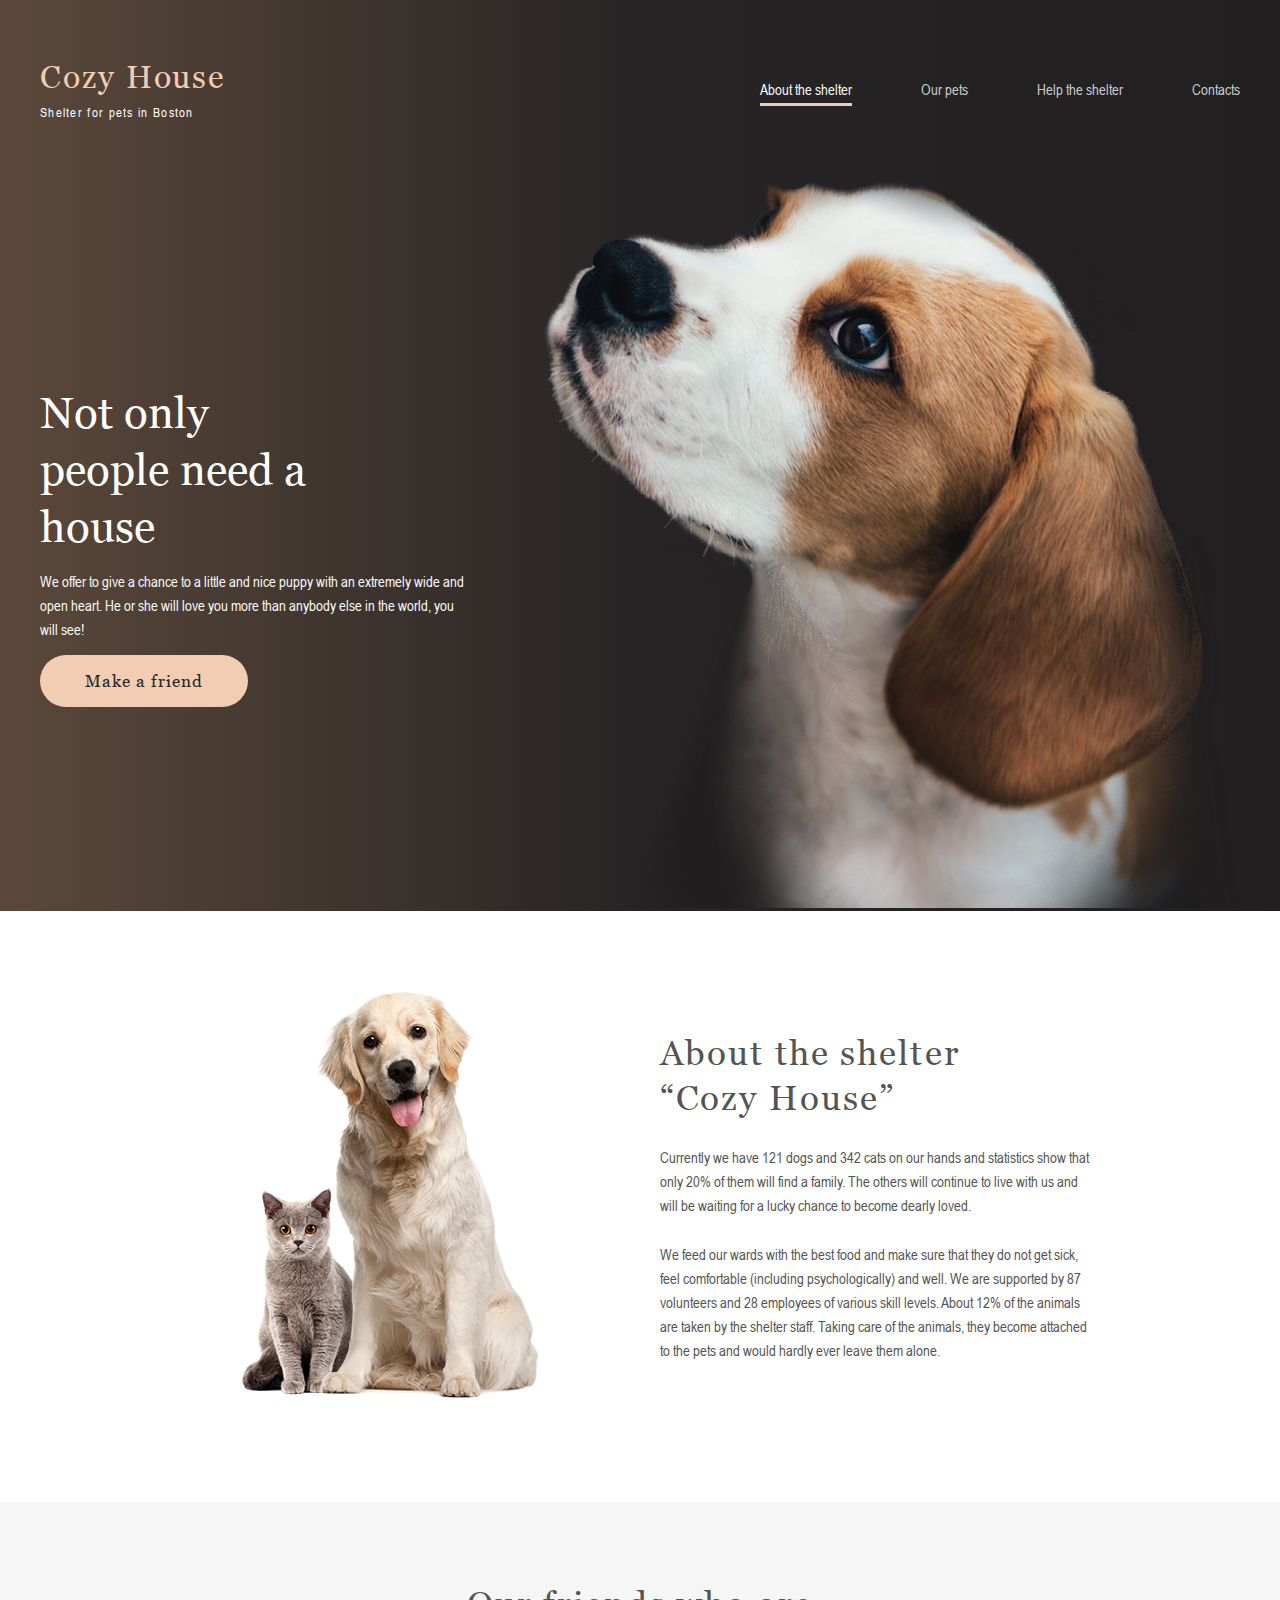
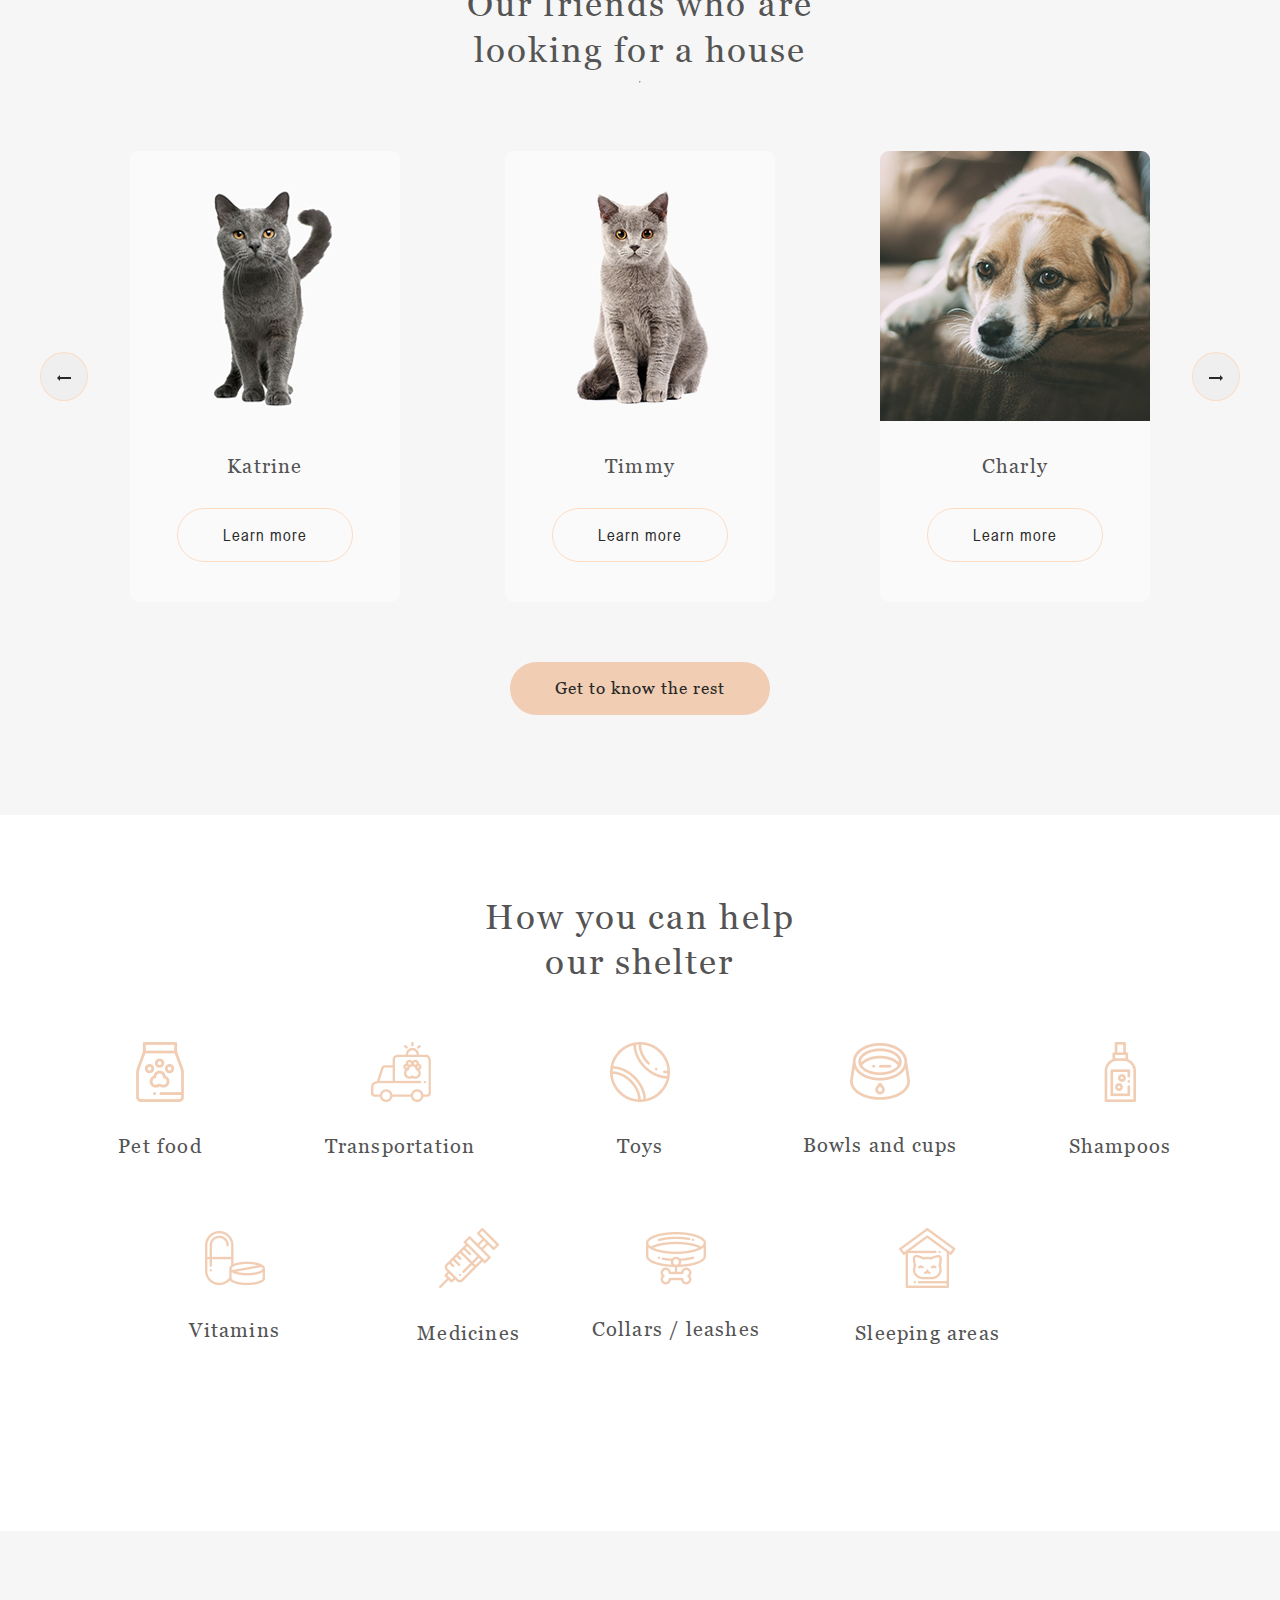
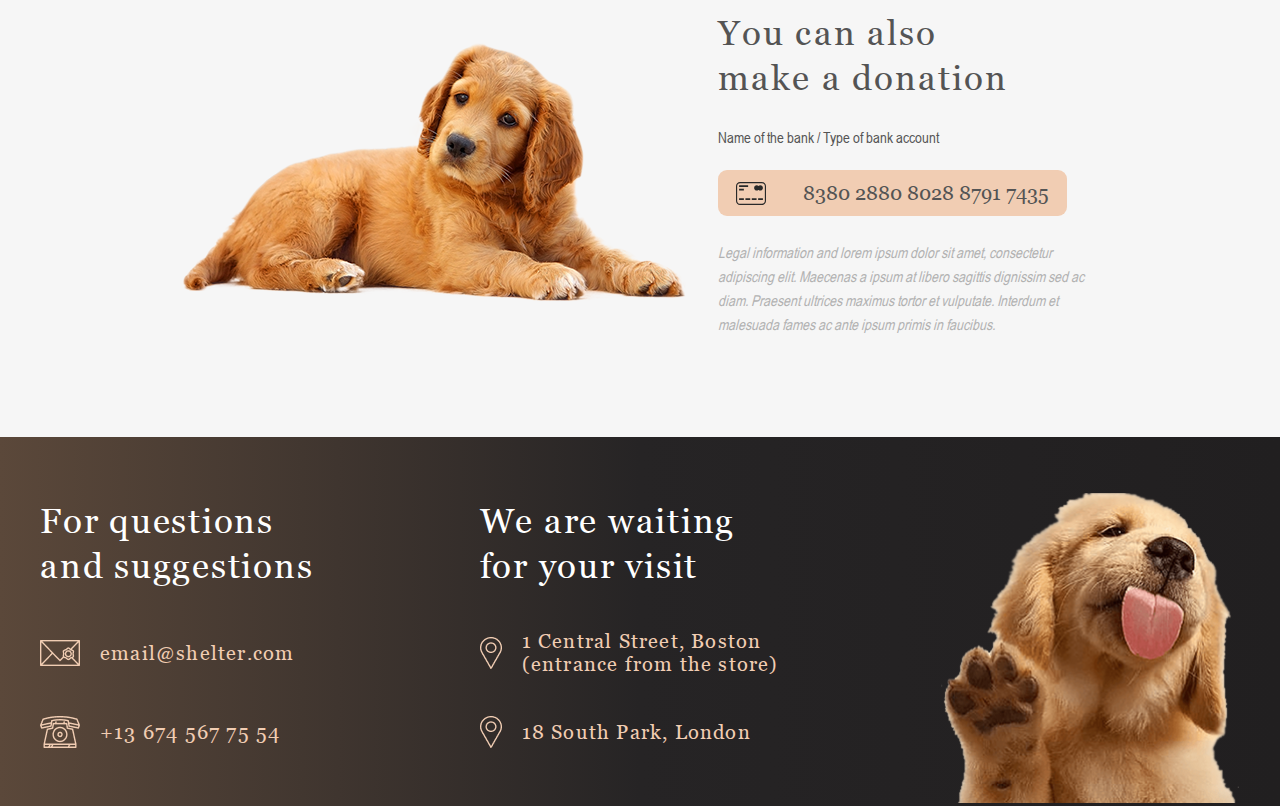
<file: pages/main/index.html>
<!DOCTYPE html>
<html lang="en">
  <head>
    <meta charset="UTF-8" />
    <meta http-equiv="X-UA-Compatible" content="IE=edge" />
    <meta name="viewport" content="width=device-width, initial-scale=1.0" />
    <title>Shelter</title>
    <link
      rel="shortcut icon"
      type="image/x-icon"
      href="../../assets/images/start-screen-puppy.png"
    />
    <link rel="stylesheet" href="./reset.css" />
    <link rel="stylesheet" href="./style.css" />
  </head>
  <body class="main_body">
    <div class="start_wrapper">
      <header>
        <div class="wrapper">
          <div>
            <a href="">
              <h2 class="logo_title">Cozy House</h2>
              <h3 class="logo_subtitle">Shelter for pets in Boston</h3>
            </a>
          </div>
          <nav>
            <div class="burger_icon" id="burger_icon">
              <div class="bar line-1"></div>
              <div class="bar line-2"></div>
              <div class="bar line-3"></div>
            </div>
            <div class="sidenav" id="sidenav">
              <ul>
                <li>
                  <a href="../main/index.html" class="highlighted"
                    >About the shelter</a
                  >
                </li>
                <li>
                  <a href="../pets/index.html">Our pets</a>
                </li>
                <li>
                  <a href="#help_section">Help the shelter</a>
                </li>
                <li><a href="#contacts">Contacts</a></li>
              </ul>
            </div>
            <ul>
              <li>
                <a href="#about_section" class="highlighted"
                  >About the shelter</a
                >
              </li>
              <li><a href="../pets/index.html">Our pets</a></li>
              <li><a href="#help_section">Help the shelter</a></li>
              <li><a href="#contacts">Contacts</a></li>
            </ul>
          </nav>
        </div>
      </header>
      <main>
        <section class="headline_section">
          <div class="wrapper">
            <div class="content_wrapper">
              <h1>Not only people need a house</h1>
              <p>
                We offer to give a chance to a little and nice puppy with an
                extremely wide and open heart. He or she will love you more than
                anybody else in the world, you will see!
              </p>
              <a href="#pets_section" class="get_know_button">Make a friend </a>
            </div>
            <div>
              <img
                src="../../assets/images/start-screen-puppy.png"
                alt="headline_puppy"
              />
            </div>
          </div>
        </section>
      </main>
    </div>
    <section class="about_section" id="about_section">
      <div class="wrapper">
        <div class="image_content">
          <img src="../../assets/images/about-pets.png" alt="about_pets" />
        </div>
        <div class="text_content">
          <h2>About the shelter “Cozy House”</h2>
          <p>
            Currently we have 121 dogs and 342 cats on our hands and statistics
            show that only 20% of them will find a family. The others will
            continue to live with us and will be waiting for a lucky chance to
            become dearly loved.
          </p>
          <p>
            We feed our wards with the best food and make sure that they do not
            get sick, feel comfortable (including psychologically) and well. We
            are supported by 87 volunteers and 28 employees of various skill
            levels. About 12% of the animals are taken by the shelter staff.
            Taking care of the animals, they become attached to the pets and
            would hardly ever leave them alone.
          </p>
        </div>
      </div>
    </section>
    <section class="pets_section" id="pets_section">
      <div class="wrapper">
        <h2>Our friends who are looking for a house</h2>
        <hr />
        <div class="slider_container">
          <button class="arrow_circles left_handle" id="desktop_1">
            <img src="../../assets/icons/longArrowLeft.png" alt="Arrow-left" />
          </button>
          <ul class="pets_cards"></ul>
          <button class="arrow_circles right_handle" id="desktop_2">
            <img
              src="../../assets/icons/longArrowRight.png"
              alt="Arrow-right"
            />
          </button>
          <div class="mobile_arrows">
            <!-- <div class="arrow_circles">
              <img
                src="../../assets/icons/longArrowLeft.png"
                alt="Arrow-left"
              />
            </div>
            <div class="arrow_circles">
              <img
                src="../../assets/icons/longArrowRight.png"
                alt="Arrow-right"
              />
            </div> -->
            <button class="arrow_circles left_handle" id="left_handle">
              <img
                src="../../assets/icons/longArrowLeft.png"
                alt="Arrow-left"
              />
            </button>
            <button class="arrow_circles right_handle" id="right_handle">
              <img
                src="../../assets/icons/longArrowRight.png"
                alt="Arrow-right"
              />
            </button>
          </div>
        </div>
        <a href="../pets/index.html" class="get_know_button"
          >Get to know the rest</a
        >
      </div>
    </section>
    <section class="help_section" id="help_section">
      <div class="wrapper">
        <h2>How you can help our shelter</h2>
        <ul class="first_grid">
          <li class="justify_start">
            <div>
              <img src="../../assets/icons/Vector.png" alt="pet_food" />
            </div>
            <h4>Pet food</h4>
          </li>
          <li class="justify_start">
            <div>
              <img
                src="../../assets/icons/transportation.png"
                alt="transportation"
              />
            </div>
            <h4>Transportation</h4>
          </li>
          <li class="justify_center">
            <div>
              <img src="../../assets/icons/toys.png" alt="toys" />
            </div>
            <h4>Toys</h4>
          </li>
          <li class="justify_start">
            <div>
              <img
                src="../../assets/icons/bowls-and-cups.png"
                alt="bowls-and-cups"
              />
            </div>
            <h4>Bowls and cups</h4>
          </li>
          <li class="justify_start">
            <div>
              <img src="../../assets/icons/shampoos.png" alt="shampoos" />
            </div>
            <h4>Shampoos</h4>
          </li>
          <li class="justify_end">
            <div>
              <img src="../../assets/icons/vitamins.png" alt="vitamins" />
            </div>
            <h4>Vitamins</h4>
          </li>
          <li class="justify_end">
            <div>
              <img src="../../assets/icons/medicines.png" alt="medicines" />
            </div>
            <h4>Medicines</h4>
          </li>
          <li class="justify_end">
            <div>
              <img
                src="../../assets/icons/collars-or-leashes.png"
                alt="collars-or-leashes"
              />
            </div>
            <h4>Collars / leashes</h4>
          </li>
          <li class="justify_end">
            <div>
              <img
                src="../../assets/icons/sleeping-area.png"
                alt="sleeping-area"
              />
            </div>
            <h4>Sleeping areas</h4>
          </li>
        </ul>
      </div>
    </section>
    <section class="donation_section">
      <div class="wrapper">
        <div class="golden_puppy">
          <img src="../../assets/images/donation-dog.png" alt="golden_puppy" />
        </div>
        <div class="content_wrapper">
          <h2>
            You can also <br />
            make a donation
          </h2>
          <p class="bank_para">Name of the bank / Type of bank account</p>
          <a href="" onclick="return false;" class="donation_button">
            <img src="../../assets/icons/credit-card.svg" alt="credit" /><span
              >8380 2880 8028 8791 7435</span
            >
          </a>
          <p class="donation_para">
            Legal information and lorem ipsum dolor sit amet, consectetur
            adipiscing elit. Maecenas a ipsum at libero sagittis dignissim sed
            ac diam. Praesent ultrices maximus tortor et vulputate. Interdum et
            malesuada fames ac ante ipsum primis in faucibus.
          </p>
        </div>
      </div>
    </section>
    <section class="modal" id="modal"></section>
    <footer id="contacts">
      <div class="wrapper">
        <div class="contact_info">
          <h2>For questions and suggestions</h2>
          <a href="mailto:email@shelter.com">
            <img src="../../assets/icons/mail.png" alt="mail" />
            <span>email@shelter.com</span>
          </a>
          <a href="tel:+136745677554">
            <img src="../../assets/icons/phone.png" alt="phone" /><span
              >+13 674 567 75 54</span
            >
          </a>
        </div>
        <div class="location_info">
          <h2>
            We are waiting <br />
            for your visit
          </h2>
          <a
            href="https://www.google.com/maps/place/1+Central+St,+Framingham,+MA+01701,+%D0%A1%D0%A8%D0%90/@42.3253665,-71.4023993,17z/data=!3m1!4b1!4m5!3m4!1s0x89e388b0b33023dd:0x590b8cbbc78a6635!8m2!3d42.3253626!4d-71.4002106?shorturl=1"
            target="_blank"
          >
            <img src="../../assets/icons/pin.png" alt="location_pin" />
            <span
              >1 Central Street, Boston <br />
              (entrance from the store)</span
            >
          </a>
          <a
            href="https://www.google.com/maps/place/%D0%9F%D0%B0%D1%80%D0%BA+%D0%AE%D0%B3/@51.4899577,-0.2478507,11z/data=!4m6!3m5!1s0x48760f79376fa0e3:0x202ac3af5c1ea4ec!8m2!3d51.4691953!4d-0.1941945!15sChUxOCBTb3V0aCBQYXJrLCBMb25kb25aFiIUMTggc291dGggcGFyayBsb25kb26SAQRwYXJrmgEjQ2haRFNVaE5NRzluUzBWSlEwRm5TVVJYY0hGaFNWWjNFQUU?shorturl=1"
            target="_blank"
          >
            <img src="../../assets/icons/pin.png" alt="location_pin" />
            <span>18 South Park, London</span>
          </a>
        </div>
        <div class="image_wrapper">
          <img src="../../assets/images/footer-puppy.png" alt="puppy_waving" />
        </div>
      </div>
    </footer>
    <script type="module" src="./script.js"></script>
  </body>
</html>
</file>
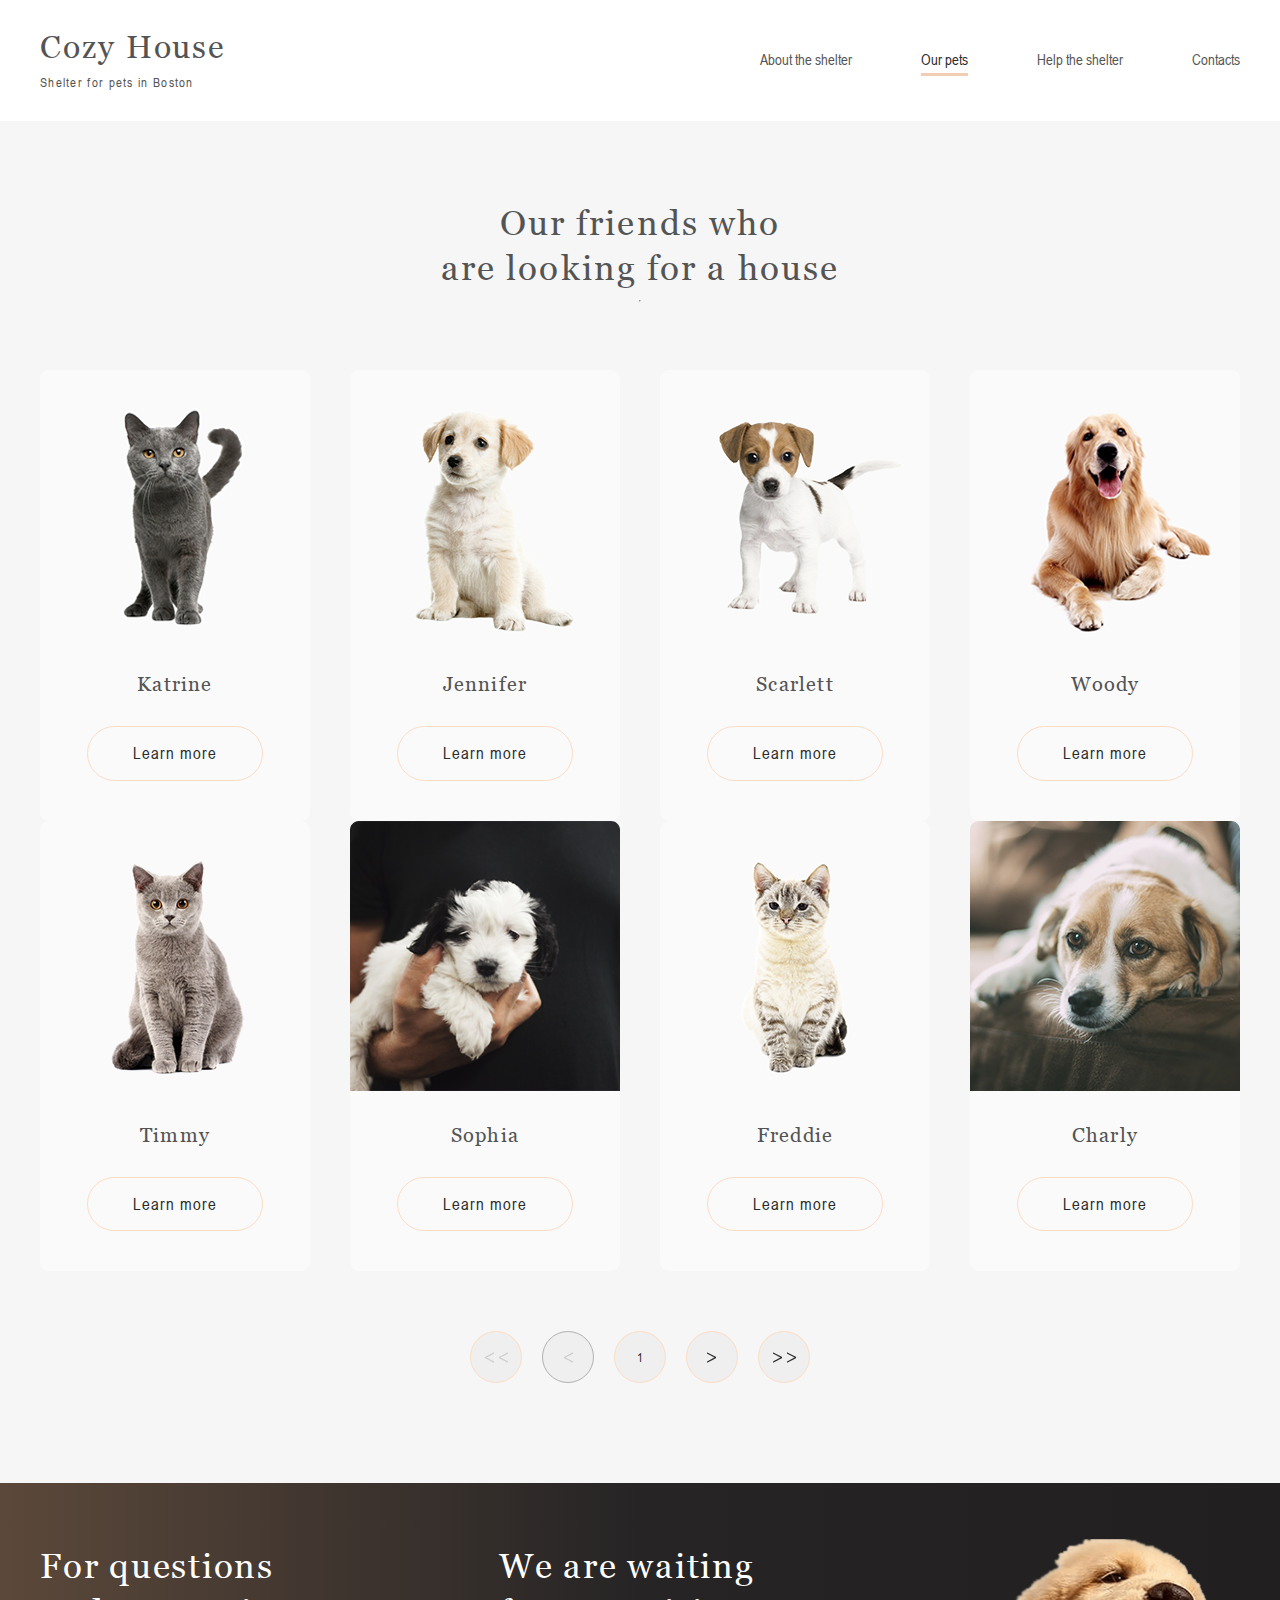
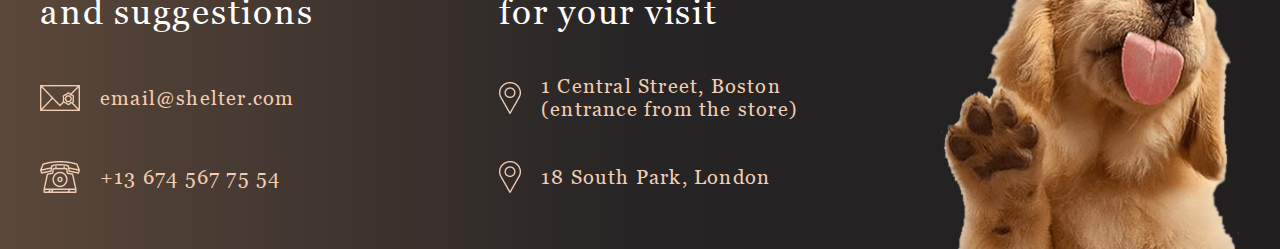
<file: pages/pets/index.html>
<!DOCTYPE html>
<html lang="en">
  <head>
    <meta charset="UTF-8" />
    <meta http-equiv="X-UA-Compatible" content="IE=edge" />
    <meta name="viewport" content="width=device-width, initial-scale=1.0" />
    <title>Shelter</title>
    <link
      rel="shortcut icon"
      type="image/x-icon"
      href="../../assets/images/start-screen-puppy.png"
    />
    <link rel="stylesheet" href="./reset.css" />
    <link rel="stylesheet" href="./style.css" />
  </head>
  <body class="main_body">
    <header>
      <div class="wrapper">
        <div>
          <a href="../main/index.html">
            <h1 class="logo_title" id="logo_title">Cozy House</h1>
            <h3 class="logo_subtitle" id="logo_subtitle">
              Shelter for pets in Boston
            </h3>
          </a>
        </div>
        <nav>
          <div class="burger_icon" id="burger_icon">
            <div class="bar line-1"></div>
            <div class="bar line-2"></div>
            <div class="bar line-3"></div>
          </div>
          <div class="sidenav" id="sidenav">
            <ul>
              <li>
                <a href="../main/index.html">About the shelter</a>
              </li>
              <li>
                <a href="#pets_section" class="highlighted">Our pets</a>
              </li>
              <li>
                <a href="../main/index.html#help_section">Help the shelter</a>
              </li>
              <li><a href="#contacts">Contacts</a></li>
            </ul>
          </div>
          <ul>
            <li>
              <a href="../main/index.html">About the shelter</a>
            </li>
            <li>
              <a href="#pets_section" class="highlighted">Our pets</a>
            </li>
            <li>
              <a href="../main/index.html#help_section">Help the shelter</a>
            </li>
            <li><a href="#contacts">Contacts</a></li>
          </ul>
        </nav>
      </div>
    </header>
    <section class="pets_section" id="pets_section">
      <div class="wrapper">
        <h2>
          Our friends who <br />
          are looking for a house
        </h2>
        <hr />
        <ul class="pets_cards" id="first_card_row"></ul>
        <ul class="pagination">
          <li>
            <button class="pagination_button" id="first_btn">
              <img src="../../assets/icons/arrows_left.png" alt="arrows_left" />
            </button>
          </li>
          <li>
            <button class="pagination_button disabled" id="prev_btn">
              <img src="../../assets/icons/arrow_left.png" alt="arrow_left" />
            </button>
          </li>
          <li>
            <button class="pagination_button active" id="page_num"></button>
          </li>
          <li>
            <button class="pagination_button hover_active" id="next_btn">
              <img src="../../assets/icons/arrow_right.png" alt="arrow_right" />
            </button>
          </li>
          <li>
            <button class="pagination_button hover_active" id="last_btn">
              <img
                src="../../assets/icons/arrows_right.png"
                alt="arrows_right"
              />
            </button>
          </li>
        </ul>
      </div>
    </section>
    <section class="modal" id="modal"></section>
    <footer id="contacts">
      <div class="wrapper">
        <div class="footer_content_wrapper">
          <h2>For questions and suggestions</h2>
          <a href="mailto:email@shelter.com">
            <img src="../../assets/icons/mail.png" alt="mail" />
            <span>email@shelter.com</span>
          </a>
          <a href="tel:+136745677554">
            <img src="../../assets/icons/phone.png" alt="phone" /><span
              >+13 674 567 75 54</span
            >
          </a>
        </div>
        <div class="footer_content_wrapper">
          <h2>
            We are waiting <br />
            for your visit
          </h2>
          <a
            href="https://maps.google.com/?q=46.860191,3.779297"
            target="_blank"
          >
            <img src="../../assets/icons/pin.png" alt="location_pin" />
            <span class="location"
              >1 Central Street, Boston <br />
              (entrance from the store)</span
            >
          </a>
          <a
            href="https://maps.google.com/?q=46.860191,3.779297"
            target="_blank"
          >
            <img src="../../assets/icons/pin.png" alt="location_pin" />
            <span class="location">18 South Park, London</span>
          </a>
        </div>
        <div class="image_wrapper">
          <img src="../../assets/images/footer-puppy.png" alt="puppy_waving" />
        </div>
      </div>
    </footer>
    <script type="module" src="./script.js"></script>
  </body>
</html>
</file>
<file: pages/main/style.css>
@font-face {
  font-family: "Georgia";
  src: url("/assets/fonts/Georgia.ttf");
  src:
    url("/assets/fonts/Georgia.woff") format("woff"),
    url("/assets/fonts/Georgia.woff2") format("woff2"),
    url("/assets/fonts/Georgia.otf") format("opentype"),
    url("/assets/fonts/Georgia.svg#filename") format("svg");
}

@font-face {
  font-family: "Arial";
  src: url("/assets/fonts/Arialn.ttf");
  src:
    url("/assets/fonts/Arialn.woff") format("woff"),
    url("/assets/fonts/Arialn.woff2") format("woff2"),
    url("/assets/fonts/Arialn.otf") format("opentype"),
    url("/assets/fonts/Arialn.svg#filename") format("svg");
}


:root {
  --light-pink-color: #FAFAFA;
  --lighter-pink-color: #F6F6F6;
  --color-primary: #F1CDB3;
  --color-white: #ffffff;
  --color-dark: #292929;
  --primary-hover: #FDDCC4;
  --color-dark-about: #545454;
  --color-nav-link: #CDCDCD;
  --slide-progress: 35%;
  --slide-progress--transition: all 200ms cubic-bezier(0.82, 0.02, 0.39, 1.01);
}

*, html, body {
  scroll-behavior: smooth !important;
}

body {
  box-sizing: border-box;
  font-family: 'Georgia';
}

body.open{
  overflow-y: hidden;
}

.wrapper  {
  max-width: 1200px;
  margin: 0 auto;
  left: calc(50% - 1200px/2);
  display: flex;
  justify-content: space-between;
  align-items: center;
}

.start_wrapper .wrapper {
  padding: 3.75rem 0;
}

.start_wrapper, footer {
  background: linear-gradient(to right, #5B483A, #262425, #211F20);
}

header .wrapper h2 {
  font-size: 2rem;
  line-height: 2.2rem;
  color: var(--color-primary);
  letter-spacing: 0.06em;
}

header .wrapper h3 {
  font-size: 0.81rem;
  line-height: 0.93rem; 
  color: var(--color-white);
  margin-top: 0.65rem;
  font-family: 'Arial';
  letter-spacing: 0.1em;
}

header .wrapper nav {
  width: 50%;
  display: flex;
  justify-content: flex-end;
}

header .wrapper nav ul {
  display: flex;
  width: 80%;
  justify-content: space-between;
  align-items: center;
}

header .wrapper nav ul li a {
  color: var(--color-nav-link);
  text-decoration: none;
  line-height: 1.5rem;
  font-size: 0.94rem;
  font-family: 'Arial';
  padding-bottom: 0.3rem;
  align-self: end;
}

header .wrapper nav ul li a:hover {
  color: var(--light-pink-color);
  transition: all 0.3s ease 0s;
}

header .wrapper nav ul li .highlighted {
  border-bottom: 3px solid var(--color-primary);
  color: var(--light-pink-color);
}

header .wrapper nav .burger_icon {
  display: none;
  width: 1.88rem;
  align-self: start;
  cursor: pointer;
}

.sidenav {
  display: none;
  opacity: 0;
}

.headline_section .wrapper {
  padding-top: 0;
  padding-bottom: 0;
}

.headline_section .content_wrapper {
  display: flex;
  flex-direction: column;
  justify-content: space-between;
  align-items: center;
  margin-right: 2.63rem;
  height: 20.13rem;
}

.headline_section .content_wrapper h1 {
  font-size: 2.75rem;
  line-height: 3.58rem;
  color: var(--color-white);
  width: 19.3rem;
  align-self: start;
  letter-spacing: 0;
}

.headline_section .content_wrapper p {
  font-size: 0.94rem;
  line-height: 1.5rem;
  color: var(--light-pink-color);
  width: 27rem;
  font-family: 'Arial';
}

.headline_section .content_wrapper a {
  align-self: start;
}

.headline_section .content_wrapper .get_know_button, .pets_cards li button, .pets_section .get_know_button {
  background-color: var(--color-primary);
  color: var(--color-dark);
  border-radius: 6.25rem;
  padding: 0.95rem 2.81rem; 
  border: none;
  align-self: start;
  cursor: pointer;
  font-size: 1.06rem;
  line-height: 1.38rem;
  letter-spacing: 0.06em;
}

.headline_section .content_wrapper .get_know_button:hover, .pets_cards li button:hover, .pets_section .get_know_button:hover, .pets_cards li .arrow_circles:hover, .donation_section button:hover {
  background-color: var(--primary-hover);
  transition: all 0.3s ease 0s;
  cursor: pointer;
}

.headline_section .wrapper div:last-child { 
  max-width: 43.63rem;
}

.headline_section img {
  max-width: 100%;
}

.about_section {
  background-color: var(--color-white);
}

.about_section .wrapper {
  max-width: 50rem;
}

.about_section img {
  max-width: 18.75rem;
  margin-right: 7.5rem;
}

.about_section h2, .pets_section h2, .help_section h2, .donation_section h2 {
  font-size: 2.19rem;
  line-height: 2.84rem;
  color: var(--color-dark-about);
  max-width: 23.13rem;
  letter-spacing: 0.06em;
}

.about_section p, .donation_section p {
  color: var(--color-dark-about);
  font-size: 0.94rem;
  line-height: 1.5rem;
  margin-top: 1.56rem;
  font-family: 'Arial';
  width: 26.88rem;
}

.donation_section p:first-child {
  width: 19.19rem;
}

.donation_section .donation_para {
  width: 23.75rem
}

.pets_section, .donation_section {
  background-color: var(--lighter-pink-color);
  padding-top: 5rem;
  padding-bottom: 6.25rem;
}

.pets_section .wrapper, .help_section .wrapper {
  flex-direction: column;
}

.help_section, .about_section {
  padding-top: 5rem;
  padding-bottom: 6.25rem;
}

.pets_section h2, .help_section h2 {
  width: 25rem;
  text-align: center;
}

.pets_section .wrapper .pets_cards {
  display: flex;
  justify-content: space-between;
  align-items: center;
  width: 100%;
  margin: 3.75rem 0;
}

.pets_cards li {
  background-color: var(--light-pink-color);
  border-radius: 9px;
}

.pets_cards li:hover {
  background-color: var(--color-white);
  transition: all 0.3s ease 0s;
  box-shadow: rgba(149, 157, 165, 0.2) 0px 8px 24px;
  cursor: pointer;
}

.pets_cards li:hover button {
  background-color: var(--primary-hover);
  transition: all 0.3s ease 0s;
}

.pets_section .mobile_arrows {
  display: none;
}

.pets_cards li h4, .help_section li h4 {
  color: var(--color-dark-about);
  font-size: 1.25rem;
  line-height: 1.42rem;
  margin: 1.9rem 0;
  letter-spacing: 0.06em;
}

.pets_cards .card_content {
  text-align: center;
}

.pets_cards li button {
  background-color: var(--light-pink-color);
  color: var(--color-dark);
  border: 1px solid var(--primary-hover);
  margin-bottom: 2.5rem;
}

.pets_section .get_know_button {
  align-self: center;
}

.help_section {
  background-color: var(--color-white);
}

.help_section .first_grid {
  display: grid;
  grid: auto / repeat(5, minmax(8rem, 1fr));
  width: 100%;
  justify-content: center;
  align-items: center;
  margin: 3.5rem 0;
  row-gap: 2.5rem;
}

.justify_end {
  justify-self: end;
}

.help_section li {
  display: flex;
  flex-direction: column;
  justify-content: center;
  align-items: center;
}

.second_grid {
  display: grid;
  grid: auto / repeat(auto-fit, minmax(8rem, 1fr));
  justify-content: center;
  width: 90%;
  margin: 0 auto;
}

.help_section li h4 {
  text-align: center;
}

.donation_section .wrapper {
  max-width: 57.13rem;
  margin: 0 auto;
}

.donation_section .donation_para {
  color: #B2B2B2;
  font-family: 'Arial';
  font-style: italic;
  width: 23.75rem;
}

.donation_section .content_wrapper {
  margin-left: 1.88rem;
}

.donation_section .donation_button {
  background-color: var(--color-primary);
  color: var(--color-dark-about);
  padding: 0.7rem 0;
  margin: 1.25rem 0;
  border: none;
  display: flex;
  justify-content: space-around;
  align-items: center;
  font-size: 1.25rem;
  line-height: 1.38rem;
  border-radius: 9px;
  cursor: pointer;
  width: 21.88rem;
}

.donation_section .donation_button:hover {
  background-color: var(--primary-hover);
  transition: all 0.3s ease 0s;
}

.donation_section .donation_button {
  width: 21.81rem
}

footer .wrapper {
  padding: 3.5rem 2.5rem;
  padding-bottom: 0;
}

footer h2 {
  padding-top: 0.3rem;
  color: var(--color-white);
  font-size: 2.19rem;
  line-height: 2.84rem;
  width: 17.38rem;
  letter-spacing: 0.05em;
}

footer .wrapper .contact_info, .location_info {
  display: flex;
  flex-direction: column;
  justify-content: space-between;
  align-items: start;
  height: 19.38rem;
  color: var(--color-primary);
  font-size: 1.25rem;
  line-height: 1.44rem;
  letter-spacing: 0.06em;
}

footer .wrapper div a:last-child {
  padding-bottom: 3.5rem;
}

footer .wrapper div a {
  display: flex;
  align-items: center;
  color: var(--color-primary);
}

footer .wrapper div a span {
  margin-left: 1.25rem;
}

.pets_section {
  overflow: hidden;
}

.slider_container {
  width: 100%;
  display: flex;
  justify-content: space-between;
  align-items: center;
  transition: transform 0.5s;
}

.slider_container .pets_cards {
  max-width: 85%;
  margin: 0 auto;
  gap: 4.5rem;
}

.slider_container .arrow_circles {
  color: var(--color-dark);
  border: 1px solid var(--primary-hover);
  border-radius: 65%;
  padding: 1rem;
  display: block;
  z-index: 50;
}

.slider_container .arrow_circles:hover {
  background-color: var(--primary-hover);
  transition: all 0.3s ease 0s;
  cursor: pointer;
}

/* -----modal-----*/

.fixed {
  position: fixed;
}

.modal {
  position: fixed;
  top: 0;
  bottom: 0;
  background-color: rgba(41, 41, 41, .6)
}

.modal:hover .closingIcon {
  background-color: var(--color-primary);
}

.modal.active {
  left: 0;
  right: 0;
  width: 100%;
  height: 100%;
  flex-direction: column;
  align-items: center;
  z-index: 50;
  overflow-y: scroll;
}

.modal_wrapper {
  position: relative;
  margin: 11.75rem auto;
}

.modal_wrapper div {
  margin: 0 auto;
  
}

.modal_wrapper .modal_content {
  display: flex;
  justify-content: space-between;
  max-width: 70.3%;
  background-color: var(--light-pink-color);
  border-radius: 9px;
}

.modal_wrapper .modal_content .modal_img_div {
  width: 65%;
}

.modal_wrapper .modal_content .modal_img {
  border-radius: 9px;
  width: 100%;
}

.modal_wrapper .modal_info {
  padding: 3.125rem;
  display: flex;
  flex-direction: column;
  justify-content: space-between;
  align-items: flex-start;
  width: 45%;
  font-size: 15px;
}

.modal_wrapper .modal_info h3 {
  font-size: 35px;
}

.modal_wrapper .modal_info h4 {
  font-size: 20px;
  margin-top: 0.625rem
}

.modal_wrapper .modal_info p {
  letter-spacing: 0.06em;
  width: 21.875rem;
  line-height: 1.031rem;
  margin: 2.5rem 0;
}

.modal_wrapper .modal_info .modal_list .modal_item {
  margin: 0.688rem 0.6rem;
}

.modal_wrapper .modal_info .modal_list .modal_item::before {
  content: "\2022";  /* Add content: \2022 is the CSS Code/unicode for a bullet */
  color: var(--color-primary); /* Change the color */
  font-weight: bold; /* If you want it to be bold */
  display: inline-block; /* Needed to add space between the bullet and the text */
  width: 1em; /* Also needed for space (tweak if needed) */
  margin-left: -1em; /* Also needed for space (tweak if needed) */
}

.modal_wrapper .modal_info .modal_list .modal_item span {
  font-weight: 600;
}

.modal_section.hide {
  display: none;
}

.modal_wrapper .close_wrapper {
  max-width: 78%;
  margin: 0 auto;
  display: flex;
  justify-content: end;
  align-items: flex-end;
}

.closingIcon {
  width: 12px;
  height: 12px;
  border: 2px solid var(--color-primary);
  border-radius: 50%;
  padding: 1.25rem;
  cursor: pointer;
  transition: 0.5s;
}

.closingIcon:hover {
  background-color: var(--color-primary)
}

/* --xx---modal---xx--*/

@media (max-width: 1220px) {
  .wrapper  {
    max-width: 93.75%;
  }
}

@media (max-width: 1150px) {
  .donation_section .wrapper {
    flex-direction: column-reverse;
  }

  .donation_section .content_wrapper {
    margin: 0 auto;
    margin-bottom: 3.75rem;
  }

  footer .wrapper {
    max-width: 83.3%;
    margin: 0 auto;
    display: flex;
    flex-direction: column;
  }

  footer .wrapper {
    display: grid;
    grid-template-columns: 1fr 1fr;
    grid-template-rows: 1fr 1fr;
  }

  footer .wrapper div {
    margin: 0 auto;
  }

  footer .image_wrapper {
    margin: 0 auto;
    grid-area: 2 / 1 / span 1/ span 2;
  }
}

@media (max-width: 956px) {
  .headline_section .wrapper {
    flex-direction: column;
  }
  
  .headline_section .wrapper .content_wrapper {
    height: auto;
    margin-right: 0;
  }

  .headline_section .wrapper .content_wrapper h1, p {
    margin-bottom: 3.56rem;
  }

  .headline_section .wrapper .content_wrapper a {
    margin-bottom: 6.25rem;
  }

  .headline_section .wrapper .content_wrapper a {
    align-self: center;
  }

  .headline_section .wrapper div:last-child { 
    max-width: 35.56rem;
  }

  .about_section .wrapper {
    flex-direction: column-reverse;
  }

  .about_section .wrapper {
    max-width: 56%;
    margin: 0 auto;
  }

  .about_section .wrapper .text_content {
    margin-bottom: 5rem;
  }

  .about_section img {
    max-width: 16.25rem;
    margin: 0 auto;
  }

  .pets_cards .woody {
    display: none;
  }

  .help_section .first_grid {
    grid: auto / repeat(3, minmax(8rem, 1fr));
  }

  .justify_end {
    justify-self: center;
  }

  .modal_wrapper .modal_content {
    max-width: 65%;
  }

  .modal_wrapper .close_wrapper {
    max-width: 73%;
  }

  .modal_wrapper .modal_info p {
    width: 16.25rem;
    font-size: 13px;
  }

  .modal_wrapper .modal_info h4 {
    font-size: 23px;
  }
}

@media (max-width: 845px) {
  header .wrapper nav {
    width: 70%;
  }

  .modal_wrapper .modal_content .modal_img_div {
    width: 350px;
  }

  .modal_wrapper .modal_content .modal_img_div .modal_img {
    width: 350px;
  }
  
  
  .modal_wrapper .modal_info {
    width: 280px;
    padding-left: 0;
  }

  .modal_wrapper .modal_info p {
    width: 260px;
  }

  .modal_wrapper .modal_info .modal_list .modal_item {
    font-size: 15px;
  }

  .modal_wrapper .modal_content {
    max-width: 630px;
  }

  .modal_wrapper .close_wrapper {
    max-width: 700px;
  }
}

@media (max-width: 700px) {
  header .wrapper div {
    width: 50%
  }

  header .wrapper nav {
    width: 50%;
  }

  header .wrapper nav ul {
    display: none;
  }

  header .wrapper nav .burger_icon {
    display: flex;
    height: 1.25rem;
    flex-direction: column;
    justify-content: space-between;
    align-items: center;
    transition: 0.5s;
    z-index: 10;
  }

  header .wrapper nav .burger_icon .bar {
    width: 1.88rem;
    border: 1px solid var(--color-primary);
  }

  .headline_section .wrapper .content_wrapper a {
    margin-bottom: 6.25rem;
  }

  .sidenav.open {
    display: block;
    height: 100%;
    width: 90%;
    max-width: 20rem;
    position: absolute;
    z-index: 1;
    top: 0;
    right: 0;
    background-color: var(--color-dark);
    overflow-x: hidden;
    padding-top: 3.75rem;
    animation: fade_in_show 2s forwards;
  }

  #sidenav ul {
    margin: 0 auto;
    margin-top: 10rem;
    display: flex;
    flex-direction: column;
    justify-content: space-between;
    align-items: center;
    height: 50vh;
  }

  #sidenav ul li a {
    color: var(--color-nav-link);
    font-size: 2rem;
    text-align: center;
  }

  #sidenav ul li a:hover {
    color: var(--light-pink-color);
  }
  
  @keyframes fade_in_show {
    from {
      opacity: 0;
    }

    to {
      opacity: 1;
    }
  }

  header .wrapper nav .burger_icon.open {
    transform: rotate(90deg);
  }

  header .wrapper nav .burger_icon.open .bar {
    border: 1px solid var(--color-primary);
  }

  footer .wrapper {
    display: flex;
    justify-content: center;
    align-items: center;
    text-align: center;
  }

  .modal_wrapper .modal_img_div {
    display: none;
  }

  .modal_wrapper .modal_info {
    padding: 3.125rem;
    width: 100%;
  }

  .modal_wrapper .modal_info p {
    width: 100%;
  }

  .modal_wrapper .modal_content {
    max-width: 60%;
  }

  .modal_wrapper .close_wrapper {
    max-width: 74%;
  }

  .slider_container.active {
    flex-direction: column;
  }

  .pets_section .mobile_arrows {
    display: flex;
    justify-content: space-between;
    align-items: center;
    width: 12rem;
    margin-bottom: 2.63rem;
  }

  .pets_section .mobile_arrows .arrow_circles {
    color: var(--color-dark);
    border: 1px solid var(--primary-hover);
    border-radius: 65%;
    padding: 1rem;
    display: flex;
  }

  .pets_section .mobile_arrows .arrow_circles:hover {
    background-color: var(--primary-hover);
    transition: all 0.3s ease 0s;
    cursor: pointer;
  }
}

@media (max-width: 630px) {
  .headline_section .wrapper .content_wrapper h1, p {
    max-width: 18.75rem;
  }

  .headline_section .wrapper div:last-child { 
    max-width: 28.13rem;
  }

  .headline_section .wrapper .content_wrapper a {
    margin-bottom: 6.25rem;
  }

  header .wrapper div {
    z-index: 20;
  }

  .about_section .wrapper {
    width: 90%;
    margin: 0 auto;
  }

  .about_section p {
    max-width: 16.88rem;
  }

  .about_section h2, .pets_section h2, .donation_section h2, .help_section h2 {
    text-align: center;
    max-width: 18.75rem;
    font-size: 1.56rem;
  }

  .pets_section .wrapper .pets_cards {
    justify-content: center;
  }

  .help_section .first_grid {
    grid: auto / repeat(2, minmax(8rem, 1fr));
  }

  .help_section .first_grid li:last-child {
    display: flex;
  }

  .donation_section .donation_button {
    width: 17.56rem;
    font-size: 0.94rem;
  }

  .donation_section .donation_para {
    width: 17.5rem;
    align-self: center;
  }

  .donation_section .content_wrapper .bank_para {
    text-align: center;
    width: 17.06rem;
  }

  .donation_section .golden_puppy img {
    width: 16.25rem;
    margin: 0 auto;
    align-self: center;
  }
}

@media (max-width: 430px) {
  header .wrapper div {
    width: 70%
  }

  header .wrapper nav {
    width: 30%;
    justify-content: center;
    align-items: center;
  }

  .headline_section .wrapper .content_wrapper h1 {
    font-size: 1.56rem;
    text-align: center;
    margin-bottom: 2.5rem;
  }

  .headline_section .wrapper div:last-child { 
    max-width: 16.25rem;
  }

  footer .wrapper h2 {
    font-size: 1.56rem;
  }

  footer .wrapper .footer_content_wrapper a span {
    width: 11.94rem;
  }

  footer .wrapper .footer_content_wrapper a {
    text-align: center;
  }
  footer .wrapper .footer_content_wrapper a .location {
    margin-left: 0;
    width: 16rem;
  }

  footer .image_wrapper {
    padding-bottom: 0;
  }

  footer .image_wrapper img {
    width: 16.25rem;
  }

  .modal_wrapper .modal_info h3 {
    align-self: center;
  }

  .modal_wrapper .modal_info {
    padding: 2rem;
  }

  .modal_wrapper .close_wrapper {
    max-width: 80%;
  }
}


@media (max-width: 350px) {
  .sidenav.open {
    width: 100%;
  }

  footer .wrapper div {
    margin: 0;
  }

  .modal_wrapper .modal_info {
    padding: .6rem;
  }

  .modal_wrapper .close_wrapper {
    max-width: 90%;
  }
}
</file>
<file: pages/pets/style.css>
@font-face {
  font-family: "Georgia";
  src: url("/assets/fonts/Georgia.ttf");
  src:
    url("/assets/fonts/Georgia.woff") format("woff"),
    url("/assets/fonts/Georgia.woff2") format("woff2"),
    url("/assets/fonts/Georgia.otf") format("opentype"),
    url("/assets/fonts/Georgia.svg#filename") format("svg");
}

@font-face {
  font-family: "Arial";
  src: url("/assets/fonts/Arialn.ttf");
  src:
    url("/assets/fonts/Arialn.woff") format("woff"),
    url("/assets/fonts/Arialn.woff2") format("woff2"),
    url("/assets/fonts/Arialn.otf") format("opentype"),
    url("/assets/fonts/Arialn.svg#filename") format("svg");
}


:root {
  --light-pink-color: #FAFAFA;
  --lighter-pink-color: #F6F6F6;
  --color-primary: #F1CDB3;
  --color-white: #ffffff;
  --color-dark: #292929;
  --primary-hover: #FDDCC4;
  --color-dark-about: #545454;
  --color-nav-link: #CDCDCD;
}

*, html, body {
  scroll-behavior: smooth !important;
}

body {
  box-sizing: border-box;
  font-family: 'Georgia';
}

body.open{
  overflow-y: hidden;
}

.wrapper  {
  max-width: 1200px;
  margin: 0 auto;
  left: calc(50% - 1200px/2);
  display: flex;
  justify-content: space-between;
  align-items: center;
}

header .wrapper {
  margin: 1.88rem auto;
}

header .wrapper h1 {
  font-size: 32px;
  line-height: 35.2px;
  color: var(--color-dark-about);
  letter-spacing: 0.06em;
}

header .wrapper h3 {
  font-size: 13px;
  line-height: 14.95px; 
  color: var(--color-dark-about);
  margin-top: 0.65rem;
  font-family: 'Arial';
  letter-spacing: 0.1em;
}

header .wrapper nav {
  width: 50%;
  display: flex;
  justify-content: flex-end;
}

header .wrapper nav ul {
  display: flex;
  width: 80%;
  justify-content: space-between;
  align-items: center;
}

header .wrapper nav ul li a {
  color: var(--color-dark-about);
  text-decoration: none;
  line-height: 24px;
  font-size: 15px;
  font-family: 'Arial';
  padding-bottom: 0.3rem;
  align-self: end;
}

header .wrapper nav .burger_icon {
  display: none;
  width: 1.88rem;
  align-self: start;
  cursor: pointer;
}

.sidenav {
  display: none;
  opacity: 0;
}

header .wrapper nav ul li a:hover {
  color: var(--color-dark);
}

header .wrapper nav ul li .highlighted {
  border-bottom: 3px solid var(--color-primary);
  color: var(--color-dark);
}

.pets_section h2 {
  font-size: 35px;
  line-height: 45.5px;
  color: var(--color-dark-about);
  width: 370px;
  letter-spacing: 0.06em;
}

.pets_section {
  background-color: var(--lighter-pink-color);
  padding-top: 5rem;
  padding-bottom: 6.25rem;
}

.pets_section .wrapper {
  flex-direction: column;
}

.pets_section h2 {
  width: 400px;
  text-align: center;
}

.pets_section .wrapper .pets_cards {
  display: flex;
  justify-content: space-between;
  align-items: center;
  width: 100%;
  margin: 3.75rem 0;
}

.pets_cards {
  width: 100%;
  flex-wrap: wrap;
}

.pets_cards li {
  background-color: var(--light-pink-color);
  border-radius: 9px;
}

.pets_cards li .arrow_circles {
  color: var(--color-dark);
  border: 1px solid var(--primary-hover);
  border-radius: 65%;
  padding: 1rem;
  display: flex;
}

.pets_cards li h4, .help_section li h4 {
  color: var(--color-dark-about);
  font-size: 20px;
  line-height: 22.72px;
  margin: 1.9rem 0;
  letter-spacing: 0.06em;
}

.pets_cards .card_content {
  text-align: center;
}

.pets_cards li button {
  background-color: var(--light-pink-color);
  color: var(--color-dark);
  border: 1px solid var(--primary-hover);
  margin-bottom: 2.5rem;
  font-size: 20px;
  line-height: 23px;
}

.pets_cards li button {
  padding: 0.95rem 2.81rem; 
  background-color: var(--light-pink-color);
  color: var(--color-dark);
  border: 1px solid var(--primary-hover);
  border-radius: 100px;
  margin-bottom: 2.5rem;
  align-self: start;
  cursor: pointer;
  font-size: 17px;
  line-height: 22px;
  letter-spacing: 0.06em;
}

.pets_cards li:hover {
  background-color: var(--color-white);
  transition: all 0.3s ease 0s;
  box-shadow: rgba(149, 157, 165, 0.2) 0px 8px 24px;
  cursor: pointer;
}

.pets_cards li:hover button {
  background-color: var(--color-primary);
  color: var(--color-dark);
  cursor: pointer;
  transition: all 0.3s ease 0s;
}

.pagination {
  width: 21.25rem;
  display: flex;
  justify-content: space-between;
  align-items: center;
}

.pagination .pagination_button {
  color: var(--color-dark);
  border: 1px solid var(--primary-hover);
  width: 3.25rem;
  height: 3.25rem;
  border-radius: 65%;
  padding: 1rem;
  display: flex;
  justify-content: center;
  align-items: center;
  cursor: pointer;
}

.pagination .active:hover, .hover_active:hover {
  background-color: var(--primary-hover);
  transition: all 0.3s ease 0s;
}

#next_btn.disabled, #prev_btn.disabled, #last_btn.disabled, #first_btn.disabled {
  border: 1px solid #B2B2B2;
  cursor: not-allowed;
  pointer-events: all !important;
}

footer {
  background: linear-gradient(to right, #5B483A, #262425, #211F20);
}
  
footer .wrapper {
  padding-top: 3.5rem;
  padding-bottom: 0;
  display: flex;
  justify-content: space-between;
  align-items: center;
}

footer .wrapper div {
  display: flex;
  justify-content: space-between;
  align-items: center;
}
  
footer h2 {
  padding-top: 0.3rem;
  color: var(--color-white);
  font-size: 35px;
  line-height: 45.5px;
  width: 278px;
  letter-spacing: 0.05em;
}
  
footer .wrapper .footer_content_wrapper {
  display: flex;
  flex-direction: column;
  justify-content: space-between;
  align-items: start;
  height: 310px;
  color: var(--color-primary);
  font-size: 20px;
  line-height: 23px;
  letter-spacing: 0.06em;
}
  
footer .wrapper .footer_content_wrapper a:last-child {
  padding-bottom: 3.5rem;
}
  
footer .wrapper .footer_content_wrapper a {
  display: flex;
  align-items: center;
  color: var(--color-primary);
}
  
footer .wrapper .footer_content_wrapper a span {
  margin-left: 1.25rem;
  width: 16.25rem;
}

footer .wrapper .image_wrapper {
  display: flex;
  width: 18.75rem;
}

footer .wrapper .image_wrapper img {
  align-self: flex-end
}

/* -----modal-----*/

.fixed {
  position: fixed;
}

.modal {
  position: fixed;
  top: 0;
  bottom: 0;
  background-color: rgba(41, 41, 41, .6)
}

.modal:hover .closingIcon {
  background-color: var(--color-primary);
}

.modal.active {
  left: 0;
  right: 0;
  width: 100%;
  height: 100%;
  flex-direction: column;
  align-items: center;
  z-index: 50;
  overflow-y: scroll;
}

.modal_wrapper {
  position: relative;
  margin: 11.75rem auto;
}

.modal_wrapper div {
  margin: 0 auto;
  
}

.modal_wrapper .modal_content {
  display: flex;
  justify-content: space-between;
  max-width: 70.3%;
  background-color: var(--light-pink-color);
  border-radius: 9px;
}

.modal_wrapper .modal_content .modal_img_div {
  width: 65%;
}

.modal_wrapper .modal_content .modal_img {
  border-radius: 9px;
  width: 100%;
}

.modal_wrapper .modal_info {
  padding: 3.125rem;
  display: flex;
  flex-direction: column;
  justify-content: space-between;
  align-items: flex-start;
  width: 45%;
  font-size: 15px;
}

.modal_wrapper .modal_info h3 {
  font-size: 35px;
}

.modal_wrapper .modal_info h4 {
  font-size: 20px;
  margin-top: 0.625rem
}

.modal_wrapper .modal_info p {
  letter-spacing: 0.06em;
  width: 21.875rem;
  line-height: 1.031rem;
  margin: 2.5rem 0;
}

.modal_wrapper .modal_info .modal_list .modal_item {
  margin: 0.688rem 0.6rem;
}

.modal_wrapper .modal_info .modal_list .modal_item::before {
  content: "\2022";  /* Add content: \2022 is the CSS Code/unicode for a bullet */
  color: var(--color-primary); /* Change the color */
  font-weight: bold; /* If you want it to be bold */
  display: inline-block; /* Needed to add space between the bullet and the text */
  width: 1em; /* Also needed for space (tweak if needed) */
  margin-left: -1em; /* Also needed for space (tweak if needed) */
}

.modal_wrapper .modal_info .modal_list .modal_item span {
  font-weight: 600;
}

.modal_section.hide {
  display: none;
}

.modal_wrapper .close_wrapper {
  max-width: 78%;
  margin: 0 auto;
  display: flex;
  justify-content: end;
  align-items: flex-end;
}

.closingIcon {
  width: 12px;
  height: 12px;
  border: 2px solid var(--color-primary);
  border-radius: 50%;
  padding: 1.25rem;
  cursor: pointer;
  transition: 0.5s;
}

.closingIcon:hover {
  background-color: var(--color-primary)
}

/* --xx---modal---xx--*/

@media (max-width: 1220px) {
  .wrapper  {
    max-width: 93.75%;
  }
}

@media (max-width: 1150px) {
  .pets_section .wrapper .pets_cards {
    width: 75.5%;
    gap: 2.5rem;
  }

  .pets_section .wrapper .pets_cards li {
    margin-bottom: 1.88rem;
  }

  .pets_section .wrapper #first_card_row {
    margin-bottom: 0;
  }

  .pets_section .wrapper #second_card_row {
    margin-top: 0;
  }

  footer .wrapper {
    max-width: 83.3%;
    margin: 0 auto;
    display: flex;
    flex-direction: column;
  }

  footer .wrapper {
    display: grid;
    grid-template-columns: 1fr 1fr;
    grid-template-rows: 1fr 1fr;
  }

  footer .wrapper div {
    margin: 0 auto;
  }

  footer .image_wrapper {
    margin: 0 auto;
    grid-area: 2 / 1 / span 1/ span 2;
  }
}

@media (max-width: 956px) {
  .modal_wrapper .modal_content {
    max-width: 65%;
  }

  .modal_wrapper .close_wrapper {
    max-width: 73%;
  }

  .modal_wrapper .modal_info p {
    width: 16.25rem;
    font-size: 13px;
  }

  .modal_wrapper .modal_info h4 {
    font-size: 23px;
  }
}

@media (max-width: 845px) {
  header .wrapper nav {
    width: 70%;
  }

  .pets_section .wrapper {
    width: 75.5%;
    margin: 0 auto;
  }

  .pets_section .wrapper .pets_cards {
    width: 100%;
    gap: 0;
    margin: 0 0;
  }

  .modal_wrapper .modal_content .modal_img_div {
    width: 350px;
  }

  .modal_wrapper .modal_content .modal_img_div .modal_img {
    width: 350px;
  }

  .modal_wrapper .modal_info {
    width: 280px;
    padding-left: 0;
  }

  .modal_wrapper .modal_info p {
    width: 260px;
  }

  .modal_wrapper .modal_info .modal_list .modal_item {
    font-size: 15px;
  }

  .modal_wrapper .modal_content {
    max-width: 630px;
  }

  .modal_wrapper .close_wrapper {
    max-width: 700px;
  }
}

@media (max-width: 740px) {
  .pets_section .wrapper .pets_cards {
    width: 75.5%;
    margin: 0 auto;
    display: flex;
    justify-content: center;
    align-items: center;
  }
}

@media (max-width: 700px) {
  header .wrapper div {
    width: 50%
  }

  header .wrapper nav {
    width: 50%;
  }

  header .wrapper nav ul {
    display: none;
  }

  header .wrapper nav .burger_icon {
    display: flex;
    height: 20px;
    flex-direction: column;
    justify-content: space-between;
    align-items: center;
    transition: 0.5s;
    z-index: 10;
  }

  header .wrapper nav .burger_icon .bar {
    width: 1.88rem;
    border: 1px solid var(--color-dark);
  }

  .sidenav.open {
    display: block;
    height: 100%;
    width: 90%;
    max-width: 320px;
    position: absolute;
    z-index: 1;
    top: 0;
    right: 0;
    background-color: var(--color-dark);
    overflow-x: hidden;
    padding-top: 3.75rem;
    animation: fade_in_show 2s forwards;
  }

  #sidenav ul {
    margin: 0 auto;
    margin-top: 10rem;
    display: flex;
    flex-direction: column;
    justify-content: space-between;
    align-items: center;
    height: 50vh;
  }

  #sidenav ul li a {
    color: var(--color-nav-link);
    font-size: 2rem;
    text-align: center;
  }

  #sidenav ul li a:hover {
    color: var(--light-pink-color);
  }
  
  @keyframes fade_in_show {
    from {
      opacity: 0;
    }

    to {
      opacity: 1;
    }
  }

  header .wrapper nav .burger_icon.open {
    transform: rotate(90deg);
  }

  header .wrapper nav .burger_icon.open .bar {
    border: 1px solid var(--color-primary);
  }

  .pets_section h2 {
    max-width: 18.75rem;
    font-size: 25px;
  }

  footer .wrapper {
    display: flex;
    justify-content: center;
    align-items: center;
    text-align: center;
  }

  .modal_wrapper .modal_img_div {
    display: none;
  }

  .modal_wrapper .modal_info {
    padding: 3.125rem;
    width: 100%;
  }

  .modal_wrapper .modal_info p {
    width: 100%;
  }

  .modal_wrapper .modal_content {
    max-width: 60%;
  }

  .modal_wrapper .close_wrapper {
    max-width: 74%;
  }
}

@media (max-width: 430px) {
  header .wrapper div {
    z-index: 20;
  }

  .logo_title.open, .logo_subtitle.open {
    color: var(--color-primary);
  }

  .pagination {
    width: 18rem;
  }

  header .wrapper div {
    width: 70%
  }

  header .wrapper nav {
    width: 30%;
    justify-content: center;
    align-items: center;
  }

  footer .wrapper h2 {
    font-size: 1.56rem;
  }

  footer .wrapper .footer_content_wrapper a span {
    width: 11.94rem;
  }

  footer .wrapper .footer_content_wrapper a {
    text-align: center;
  }
  footer .wrapper .footer_content_wrapper a .location {
    margin-left: 0;
    width: 16rem;
  }

  .modal_wrapper .modal_info h3 {
    align-self: center;
  }

  .modal_wrapper .modal_info {
    padding: 2rem;
  }

  .modal_wrapper .close_wrapper {
    max-width: 80%;
  }
}


@media (max-width: 350px) {
  .sidenav.open {
    width: 100%;
  }
  footer .wrapper div {
    margin: 0;
  }

  .modal_wrapper .modal_info {
    padding: .6rem;
  }

  .modal_wrapper .close_wrapper {
    max-width: 90%;
  }
}
</file>
